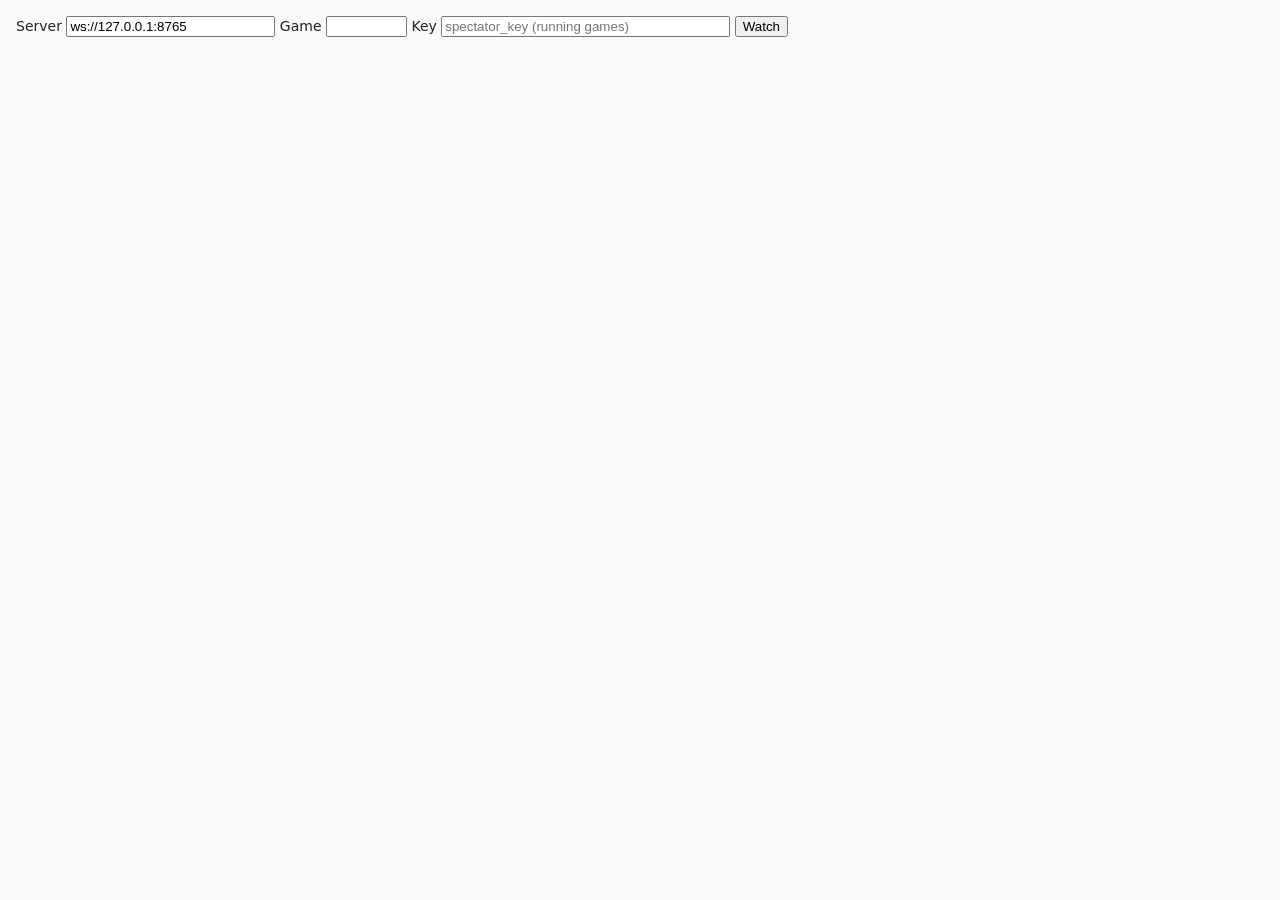
<file: examples/spectator.html>
<!doctype html>
<!-- A bare spectator for libaw-server: open this file in a browser, enter the server and game id.
     Draws the board as text (unit initials, colored by player); no art. docs/socket-api.md -->
<meta charset="utf-8">
<title>libaw spectator</title>
<style>
  body { font: 14px system-ui, sans-serif; margin: 16px; background: #fafafa; color: #222; }
  #board { border-collapse: collapse; margin-top: 12px; }
  #board td { width: 26px; height: 26px; text-align: center; font: 11px ui-monospace, monospace; border: 1px solid #ddd; }
  .p0 { color: #c0392b; font-weight: bold } .p1 { color: #2471a3; font-weight: bold }
  .p2 { color: #b7950b; font-weight: bold } .p3 { color: #1e8449; font-weight: bold }
  .prop { background: #eee } #log { margin-top: 12px; max-height: 240px; overflow: auto; font: 12px ui-monospace, monospace }
</style>
<label>Server <input id="url" value="ws://127.0.0.1:8765" size="24"></label>
<label>Game <input id="game" size="8"></label>
<label>Key <input id="key" size="34" placeholder="spectator_key (running games)"></label>
<button id="go">Watch</button>
<span id="status"></span>
<table id="board"></table>
<div id="log"></div>
<script>
const $ = (id) => document.getElementById(id);
$('go').onclick = () => {
  const ws = new WebSocket($('url').value);
  const game = $('game').value.trim();
  let order = [];
  const key = $('key').value.trim();
  ws.onopen = () => ws.send(JSON.stringify({ type: 'spectate', game, ...(key ? { key } : {}) }));
  ws.onmessage = ({ data }) => {
    const m = JSON.parse(data);
    if (m.type === 'joined') order = m.info.players.map((p) => p.id);
    if (m.type === 'state') draw(m.state, order);
    if (m.type === 'event') log(`day ${m.day}, player ${m.by}: ${m.label}`);
    if (m.type === 'game_over') log(`game over: ${m.reason}, winner team ${m.winner}`);
    if (m.type === 'error') log(`error: ${m.message}`);
    $('status').textContent = m.type === 'state' ? `day ${m.day}, player ${m.current} to move` : $('status').textContent;
  };
};
function log(line) { const d = document.createElement('div'); d.textContent = line; $('log').prepend(d); }
function draw(s, order) {
  const cls = (owner) => `p${Math.max(0, order.indexOf(owner))}`;
  const props = new Map(s.buildings.map(([x, y, b]) => [`${x},${y}`, b]));
  const units = new Map(Object.values(s.units).filter((u) => u.carried_by == null).map((u) => [`${u.x},${u.y}`, u]));
  const t = $('board'); t.replaceChildren();
  for (let y = 0; y < s.height; y++) {
    const tr = t.insertRow();
    for (let x = 0; x < s.width; x++) {
      const td = tr.insertCell(); const k = `${x},${y}`;
      const b = props.get(k), u = units.get(k);
      if (b) td.className = 'prop';
      if (u) { td.innerHTML = `<span class="${cls(u.owner)}">${u.kind.slice(0, 2)}</span>`; td.title = `${u.kind} ${Math.ceil(u.hp.hi / 10)} HP`; }
      else if (b && b.owner != null) { td.innerHTML = `<span class="${cls(b.owner)}">■</span>`; }
    }
  }
}
</script>
</file>
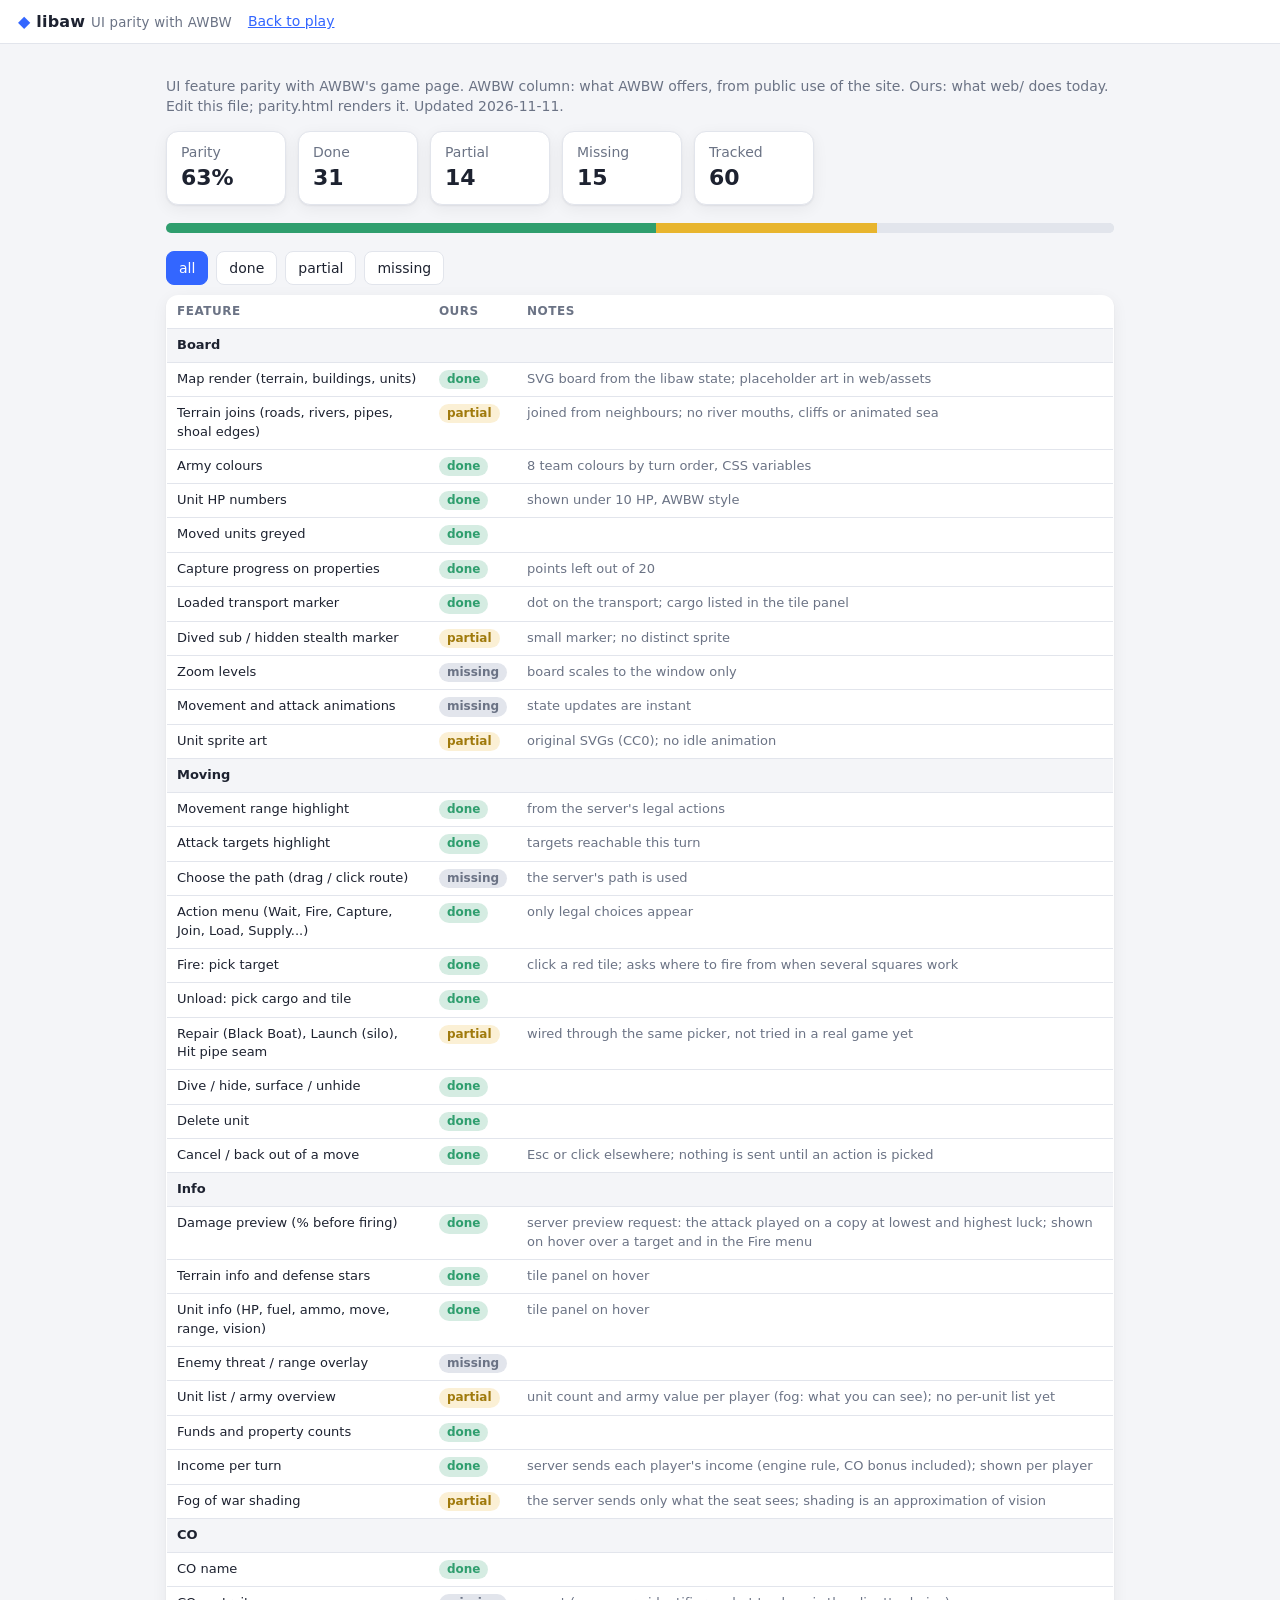
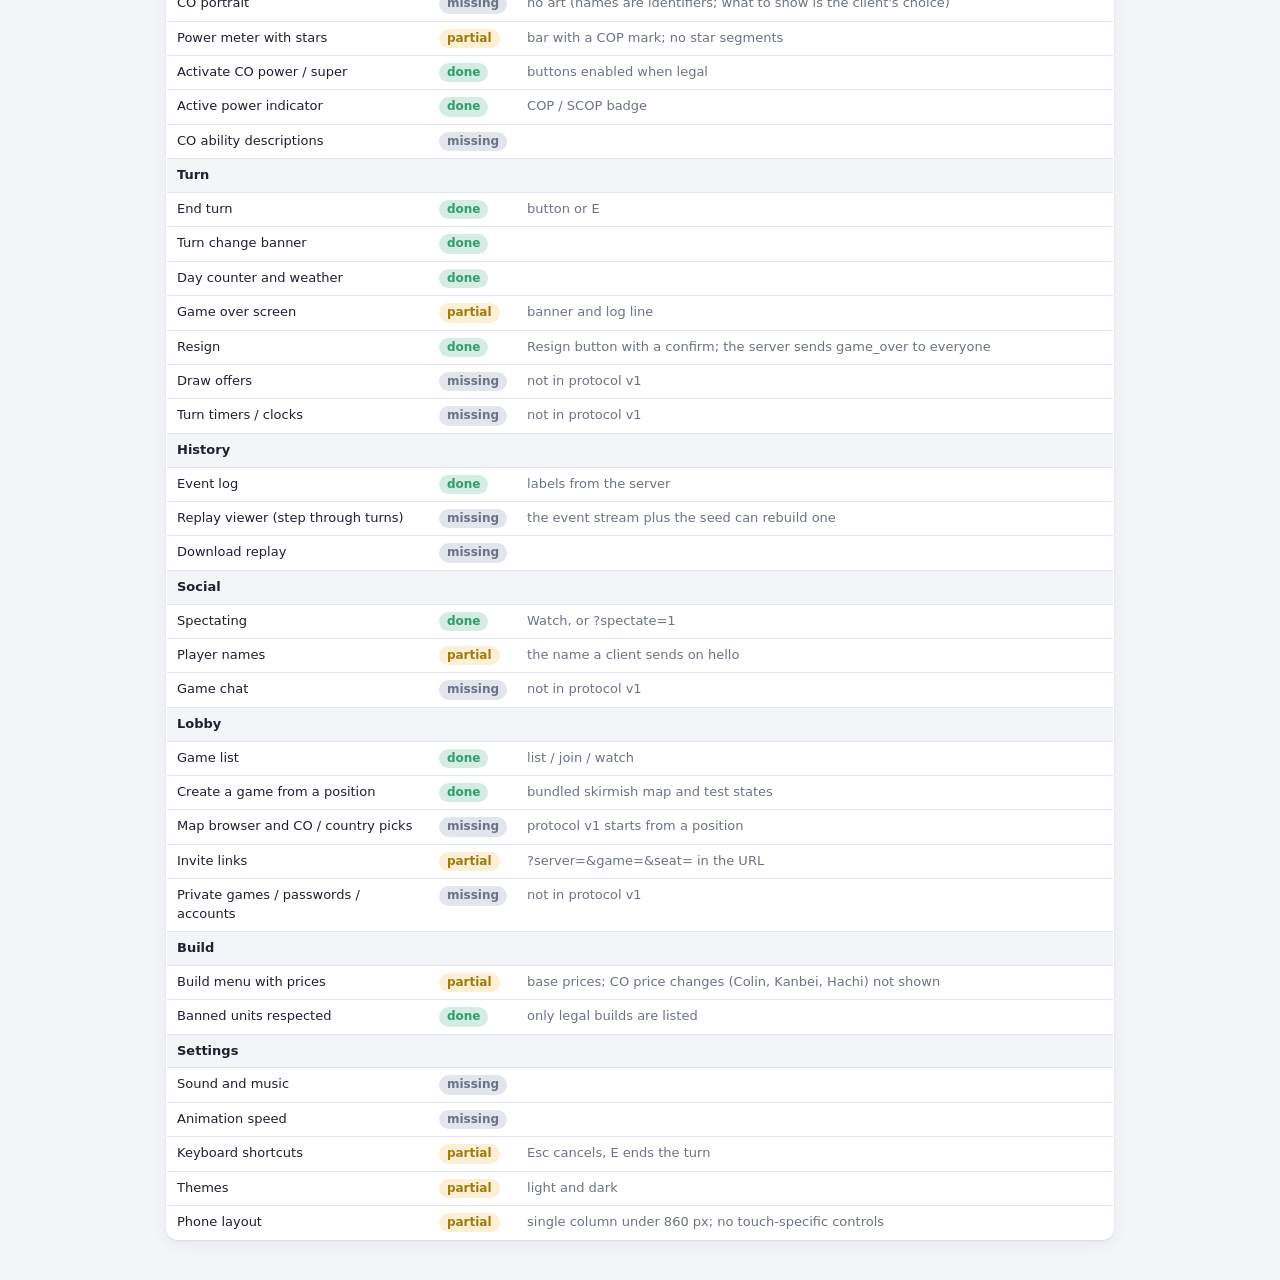
<file: web/parity.html>
<!doctype html>
<html lang="en">
<head>
  <meta charset="utf-8">
  <meta name="viewport" content="width=device-width, initial-scale=1">
  <title>libaw UI parity</title>
  <link rel="stylesheet" href="style.css">
  <style>
    .wrap { max-width: 980px; margin: 0 auto; padding: 18px 16px 40px; }
    .sum { display: flex; gap: 12px; flex-wrap: wrap; margin: 12px 0 18px; }
    .tile { background: var(--panel); border: 1px solid var(--line); border-radius: 12px; padding: 10px 14px; min-width: 120px; box-shadow: var(--shadow); }
    .tile b { display: block; font-size: 22px; }
    .bar { display: flex; height: 10px; border-radius: 5px; overflow: hidden; background: var(--line); margin: 6px 0 18px; }
    .bar i { display: block; }
    .s-done { background: var(--ok); } .s-partial { background: #e8b52e; } .s-missing { background: var(--line); }
    table { width: 100%; border-collapse: collapse; background: var(--panel); border: 1px solid var(--line); border-radius: 12px; overflow: hidden; box-shadow: var(--shadow); }
    th, td { text-align: left; padding: 7px 10px; border-bottom: 1px solid var(--line); vertical-align: top; font-size: 13px; }
    th { font-size: 12px; color: var(--muted); text-transform: uppercase; letter-spacing: .5px; }
    tr.area td { background: var(--bg); font-weight: 700; }
    .pill { display: inline-block; padding: 1px 8px; border-radius: 999px; font-size: 12px; font-weight: 600; }
    .pill.done { background: color-mix(in srgb, var(--ok) 20%, transparent); color: var(--ok); }
    .pill.partial { background: #e8b52e33; color: #a07a0c; }
    .pill.missing { background: var(--line); color: var(--muted); }
    .filters { display: flex; gap: 8px; margin-bottom: 10px; }
    .filters button.on { background: var(--accent); color: var(--accent-ink); border-color: var(--accent); }
  </style>
</head>
<body>
  <header class="top">
    <div class="brand"><span class="logo">◆</span> libaw <small>UI parity with AWBW</small></div>
    <div class="turninfo"><a href="index.html">Back to play</a></div>
  </header>
  <div class="wrap">
    <p class="muted" id="about"></p>
    <div class="sum" id="sum"></div>
    <div class="bar" id="bar"></div>
    <div class="filters" id="filters"></div>
    <table><thead><tr><th>Feature</th><th>Ours</th><th>Notes</th></tr></thead><tbody id="rows"></tbody></table>
  </div>
  <script type="module">
    const data = await fetch('parity.json').then((r) => r.json());
    const fs = data.features;
    const count = (s) => fs.filter((f) => f.ours === s).length;
    const score = (count('done') + count('partial') / 2) / fs.length;
    document.getElementById('about').textContent = `${data.about} Updated ${data.updated}.`;
    document.getElementById('sum').innerHTML = [
      ['Parity', `${Math.round(score * 100)}%`], ['Done', count('done')], ['Partial', count('partial')], ['Missing', count('missing')], ['Tracked', fs.length],
    ].map(([k, v]) => `<div class="tile"><span class="muted">${k}</span><b>${v}</b></div>`).join('');
    document.getElementById('bar').innerHTML = ['done', 'partial', 'missing']
      .map((s) => `<i class="s-${s}" style="width:${(100 * count(s)) / fs.length}%"></i>`).join('');
    let filter = 'all';
    const draw = () => {
      const tb = document.getElementById('rows');
      let area = null, html = '';
      for (const f of fs) {
        if (filter !== 'all' && f.ours !== filter) continue;
        if (f.area !== area) { area = f.area; html += `<tr class="area"><td colspan="3">${area}</td></tr>`; }
        html += `<tr><td>${f.feature}</td><td><span class="pill ${f.ours}">${f.ours}</span></td><td class="muted">${f.notes || ''}</td></tr>`;
      }
      tb.innerHTML = html;
      document.getElementById('filters').innerHTML = ['all', 'done', 'partial', 'missing']
        .map((s) => `<button data-f="${s}" class="${s === filter ? 'on' : ''}">${s}</button>`).join('');
      document.querySelectorAll('#filters button').forEach((b) => (b.onclick = () => { filter = b.dataset.f; draw(); }));
    };
    draw();
  </script>
</body>
</html>
</file>
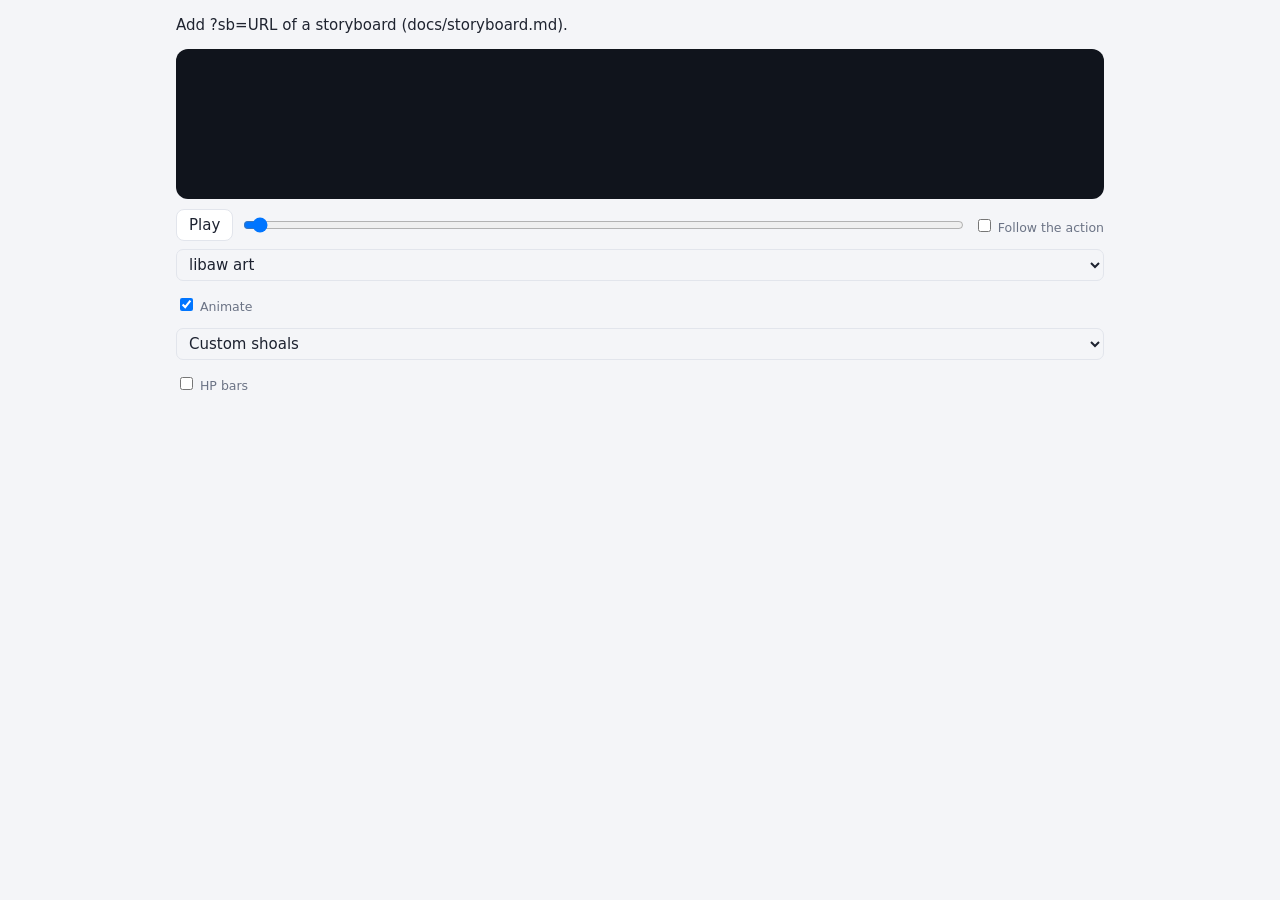
<file: web/replay.html>
<!doctype html>
<html lang="en">
<head>
<meta charset="utf-8">
<meta name="viewport" content="width=device-width, initial-scale=1">
<title>libaw replay</title>
<link rel="stylesheet" href="style.css">
<style>
  body { margin: 0; background: var(--bg); color: var(--ink); font: 15px system-ui, sans-serif; }
  .stage { max-width: 960px; margin: 16px auto; padding: 0 16px; }
  .screen { position: relative; overflow: hidden; border-radius: 12px; background: #10141c; }
  .screen svg { display: block; width: 100%; height: auto; touch-action: none; -webkit-user-select: none; user-select: none; -webkit-touch-callout: none; }
  .tip { position: absolute; pointer-events: none; transform: translate(-50%, calc(-100% - 4px)); background: rgba(16, 20, 28, .92);
    color: #f7f8fa; font: 600 12px system-ui, sans-serif; padding: 3px 8px; border-radius: 6px; white-space: nowrap; }
  .tip[hidden] { display: none; }
  .tip { display: flex; align-items: center; gap: .35em; }
  .screen .tip svg.ico { width: auto !important; height: auto !important; display: block; flex: none; image-rendering: pixelated; }
  .tip .dim { color: #9aa3b2; font-weight: 500; }
  .tip .stars { color: #f2c94c; letter-spacing: -1px; }
  .controls { display: flex; gap: 8px; align-items: center; margin: 10px 0; flex-wrap: wrap; }
  .controls input[type=range] { flex: 1; min-width: 120px; }
  .fx-hit { fill: #fff6b0; stroke: #ffb020; stroke-width: 3; }
  .fx-boom { fill: #ffb020; stroke: #e5603b; stroke-width: 4; }
  .fx-build { fill: none; stroke: #fff; stroke-width: 3; }
  .fx-shot { fill: #fff; stroke: #ffb020; stroke-width: 2; }
  .fx-flashw { fill: #fff; } .fx-ring { fill: none; stroke: #fff6b0; stroke-width: 4; }
  .fx-fire { fill: #ff8a1f; } .fx-core { fill: #fff3a0; } .fx-smoke { fill: #5a5550; }
  .fx-debris { fill: #2b2622; stroke: #ffb020; stroke-width: 1; }
  .fx-stem { fill: #e8701e; } .fx-cloud { fill: #ff9a2a; } .fx-cloud-cool { fill: #6d655d; }
  .fx-tracer { stroke: #ffe27a; stroke-width: 3; stroke-linecap: round; } .fx-puff { fill: #3d3a38; }
  .fx-billow { fill: #4a3d36; } .fx-crack { fill: none; stroke: #ff8a2a; stroke-width: 3; stroke-linecap: round; }
  .fx-area { fill: #fff3a0; }
  .fx-spark { stroke: #ffe27a; stroke-width: 2.5; stroke-linecap: round; }
  .hpbar { fill: #0b0d12; opacity: .85; } .hpseg.hi { fill: #6fdc8c; } .hpseg.mid { fill: #f2d23a; } .hpseg.lo { fill: #ff6a4a; } .hpseg.off { fill: #3a3f4a; }
  .fx-dmg { fill: #fff; stroke: #000; stroke-width: 3; paint-order: stroke; font: 900 18px system-ui, sans-serif; text-anchor: middle; }
  .fx-cap { fill: #fff; stroke: #000; stroke-width: 3; paint-order: stroke; font: 900 15px system-ui, sans-serif; text-anchor: middle; }
  .fx-cap.done { fill: #f2b53a; font-size: 13px; }
  .fx-power-bar { fill: #000; }
  .fx-power { fill: #f2b53a; font: 900 30px system-ui, sans-serif; text-anchor: middle; }
  body.capture .stage { margin: 0; padding: 0; max-width: none; } body.capture .controls, body.capture .meta { display: none; }
  body.capture .screen { border-radius: 0; }
</style>
</head>
<body>
<div id="sprites" hidden></div>
<div class="stage">
  <p class="meta" id="meta">Loading…</p>
  <div class="screen" id="screen"><svg id="board"></svg><div class="tip" id="tip" hidden></div></div>
  <div class="controls">
    <button id="btn-play">Play</button>
    <input id="scrub" type="range" min="0" max="1000" value="0">
    <label><input id="camera" type="checkbox"> Follow the action</label>
    <select id="art"><option value="libaw">libaw art</option><option value="awbw">AWBW art</option></select>
    <label><input id="anim" type="checkbox" checked> Animate</label>
    <select id="shoals"><option value="custom">Custom shoals</option><option value="classic">Classic shoals</option></select>
    <label><input id="hp" type="checkbox"> HP bars</label>
  </div>
</div>
<script type="module">
import { Replay, GHOST } from './js/replay.js';
import { awbwLook } from './js/look.js';
import { TILE } from './js/board.js';
import { key, displayHp, hpUnknown, unitsByTile, buildingsByTile, terrainAt } from './js/logic.js';
import { spriteId, AWBW_COUNTRIES } from './js/art.js';
import { segmentAt } from './js/story.js';

// ?sb=URL of a storyboard (awbw-replay --storyboard TURN.json), &art=libaw|awbw, &camera=1,
// &anim=0 (AWBW's still sprites), &shoals=custom|classic, &water=URL of a sea/shoal tile table
// (js/look.js; custom shoals need it), &hp=bars (segmented HP bars), &cap=numbers (capture points
// drawn on buildings; otherwise a capturing unit's C badge, with the count on hover),
// &pad=even (as much room below the board as above it, for tall sprites),
// &ghost=1 (act out each step first, as the player's cursor and menus would: docs/replay-viewer.md),
// &ghostpace=K (the ghost's segments K times as long: 0.5 twice as fast, 0 none),
// &face=sides (AWBW art: first seat faces right, second left, instead of each country's own way),
// &capture=1 (no controls; window.__replay.renderAt(t) for web/capture.mjs).
const q = new URLSearchParams(location.search);
const $ = (id) => document.getElementById(id);
if (q.get('capture')) document.body.classList.add('capture');
const TIPS = q.get('tip') !== '0';   // tip=0: no tile tip (the unit and terrain under the cursor or a tap)
if (!q.get('sb')) { $('meta').textContent = 'Add ?sb=URL of a storyboard (docs/storyboard.md).'; throw new Error('no storyboard'); }
let [units, terrain, tmap, sprites, sb] = await Promise.all([
  fetch('../data/units.json').then((r) => r.json()),
  fetch('../data/terrain.json').then((r) => r.json()),
  fetch('assets/terrain-map.json').then((r) => r.json()),
  fetch('assets/sprites.svg').then((r) => r.text()),
  fetch(q.get('sb')).then((r) => r.json()),
]);
$('sprites').innerHTML = sprites;
// ?armies=bm,os: draw each seat (in turn order) as that AWBW army instead of its own, as AWBW's
// own army override does for players who can't tell two armies' colours apart. Blank keeps one.
const armies = (q.get('armies') ?? '').split(',').map((c) => c.trim().toLowerCase());
const armed = (s) => !armies.some((c) => AWBW_COUNTRIES[c]) ? s : { ...s, countries: { ...s.countries,
  ...Object.fromEntries(s.start.players.map((p, i) => [p.id, armies[i]]).filter(([, c]) => AWBW_COUNTRIES[c])) } };
$('art').value = q.get('art') || 'libaw';
$('camera').checked = !!q.get('camera');
$('anim').checked = q.get('anim') !== '0';
$('shoals').value = q.get('shoals') === 'classic' ? 'classic' : 'custom';
$('hp').checked = q.get('hp') === 'bars';
const water = q.get('water') ? await fetch(q.get('water')).then((r) => r.json()).catch(() => null) : null;
const name = (id) => sb.names?.[id] ?? `Player ${id}`;

let rp, stop = null, ghostPace = q.has('ghostpace') ? Math.max(0, Number(q.get('ghostpace')) || 0) : 1;
async function setup(t0 = 0) {
  if (stop) stop();
  const hover = rp?.board.hoverTile ?? null;
  rp?.board.destroy();
  const art = $('art').value === 'awbw' ? awbwLook(armed(sb), { animate: $('anim').checked, shoals: $('shoals').value, water, sides: q.get('face') === 'sides' }) : null;
  rp = new Replay($('board'), sb, { data: { units, terrain, tmap }, art, camera: $('camera').checked, hpBars: $('hp').checked, capCounts: q.get('cap') === 'numbers', ghost: q.get('ghost') === '1', ghostPace, even: q.get('pad') === 'even', damageBox: q.get('damage') === '1' });
  if (rp.ghost) loadEngine().catch(() => null);
  // AWBW's top-row sprites stand above the board: learn their heights before the first frame,
  // so the board (and a capture's frame size) has room for them from the start.
  await rp.board.measureArt(rp.states);
  if (rp.ghost) {
    const when = { early: true };
    await Promise.race([ghostRanges(rp, when), new Promise((ok) => setTimeout(ok, 2500))]);
    when.early = false;   // from here on the timeline stays as it is
  }
  hookTip();
  if (hover) { rp.board.hoverTile = hover; rp.board.hoverKey = `${hover[0]},${hover[1]}`; }
  $('meta').textContent = `Day ${sb.day}, ${name(sb.player)}'s turn: ${sb.steps.length} steps, ${rp.duration.toFixed(1)} s`;
  renderAt(t0);
}
let lastT = 0, idleTimer = null;
function renderAt(t) {
  lastT = t; checkSelection();
  // The ghost's cursor hides a few seconds after the turn's last step is drawn (and comes back
  // with the next frame before the end: a turn that grew, a scrub).
  clearTimeout(idleTimer); rp.idle = false;
  if (rp.ghost && t >= rp.duration) idleTimer = setTimeout(() => { rp.idle = true; rp.renderAt(lastT); }, GHOST.idle * 1000);
  rp.renderAt(t); $('scrub').value = Math.round((1000 * t) / rp.duration); showTip();
}
// Hover (or tap) a tile for what the board doesn't spell out: where it is, a unit's HP, a capture's points left.
let tipAt = null;
function showTip() {
  const tip = $('tip'), st = rp?.board.state;
  const m = $('board').getScreenCTM(), box = $('screen').getBoundingClientRect();
  // Sized to the board as drawn: its icons a little under a tile, its text in step with them.
  const tilePx = m ? Math.hypot(m.a, m.b) * TILE : 32, ico = Math.round(Math.min(44, Math.max(16, tilePx * 0.8)));
  const nodes = TIPS && tipAt && st && !sel ? tipNodes(st, ...tipAt, ico) : null;   // not over a unit's ranges; none with tip=0
  tip.hidden = !nodes;
  if (!nodes) return;
  tip.style.fontSize = `${Math.round(Math.min(16, Math.max(11, ico * 0.5)))}px`;
  tip.replaceChildren(...nodes);
  if (!m) return;
  const pt = new DOMPoint((tipAt[0] + 0.5) * TILE, tipAt[1] * TILE).matrixTransform(m);
  const half = tip.offsetWidth / 2 + 2;   // kept inside the board at its edges
  tip.style.left = `${Math.min(Math.max(pt.x - box.left, half), Math.max(half, box.width - half))}px`;
  tip.style.top = `${Math.max(pt.y - box.top, tip.offsetHeight + 4)}px`;
}
// As on AWBW's hover, in pictures: the unit (and what a transport carries) and the tile under it
// (a big sprite like a Mega Tank's hides it) with its defence stars. The art's colours say whose
// they are. Drawn with the board's own art.
const SVGNS = 'http://www.w3.org/2000/svg';
function icon(vb, w, h) {
  const s = document.createElementNS(SVGNS, 'svg');
  s.setAttribute('viewBox', vb.join(' ')); s.setAttribute('width', w); s.setAttribute('height', h); s.setAttribute('class', 'ico');
  return s;
}
function unitIcon(u, px) {
  const s = icon([0, 0, TILE, TILE], px, px);
  const g = document.createElementNS(SVGNS, 'g');
  g.setAttribute('class', `unit p${Math.max(0, rp.order.indexOf(u.owner)) % 8}`);
  s.appendChild(g);
  if (!rp.board.art?.unit?.(u, g, { x: 0, y: 0, size: TILE, flip: false })) {
    const use = document.createElementNS(SVGNS, 'use');
    use.setAttribute('href', `#${spriteId(u.kind)}`); use.setAttribute('width', TILE); use.setAttribute('height', TILE);
    g.appendChild(use);
  }
  return s;
}
function tileIcon(st, x, y, px) {
  const id = terrainAt(st, x, y), d = rp.board.tmap[id] ?? {}, b = buildingsByTile(st).get(key(x, y));
  const owner = d.building ? (b?.owner ?? null) : null, box = { x: x * TILE, y: y * TILE, size: TILE };
  const art = rp.board.art;
  if (art?.tile) {
    // This tile alone, drawn afresh, with the height its sprite stands above it (mountains, HQs).
    const oh = art.overhang?.(id, d, owner, box) ?? 0;
    const s = icon([x * TILE, (y - oh) * TILE, TILE, (1 + oh) * TILE], px, px * (1 + oh));
    if (art.tile(id, d, owner, s, box)) return s;
  }
  // libaw's own art: every tile fits its square, so the board's drawing of it shows it alone.
  const s = icon([x * TILE, y * TILE, TILE, TILE], px, px);
  const use = document.createElementNS(SVGNS, 'use');
  use.setAttribute('href', '#board-terrain');
  s.appendChild(use);
  return s;
}
function tipNodes(st, x, y, ico = 22) {
  const u = unitsByTile(st).get(key(x, y)), b = buildingsByTile(st).get(key(x, y));
  const out = [];
  const text = (t, cls = '') => { const e = document.createElement('span'); e.textContent = t; if (cls) e.className = cls; return e; };
  if (u) {
    out.push(unitIcon(u, ico));
    // HP only with HP bars: otherwise the unit's own number already says it.
    if (rp?.board.hpBars) out.push(text(`${hpUnknown(u) ? '?' : displayHp(u)} HP`));
    const cargo = (u.cargo ?? []).map((id) => st.units[id]).filter(Boolean);
    if (cargo.length) {
      out.push(text('carrying', 'dim'));
      for (const c of cargo) {
        out.push(unitIcon(c, Math.round(ico * 0.8)));
        if (hpUnknown(c) || displayHp(c) < 10) out.push(text(hpUnknown(c) ? '?' : `${displayHp(c)}`));
      }
    }
  }
  out.push(tileIcon(st, x, y, ico));
  const def = rp.data.terrain[terrainAt(st, x, y)]?.defense ?? 0;
  if (def) out.push(text('★'.repeat(def), 'stars'));
  if (b && b.capture < 20) out.push(text(`capture ${b.capture}/20`));
  out.push(text(`${x},${y}`, 'dim'));
  return out;
}
// Press and hold a unit, as on AWBW: where it can move (blue) until you let go; hold the same
// unit again for every tile it could fire on (red), and so on, alternating. libaw's engine works it out (pkg/, loaded on the first
// press), with its CO's power if one was used this turn.
let engine = null, sel = null, lastHold = null, didHold = false;   // lastHold: {id, phase} of the previous hold
const loadEngine = () => (engine ??= import('./pkg/libaw_wasm.js').then(async (m) => { await m.default(); return m; }));
// What the ghost shows from the engine (ranges, menus, damage boxes): without pkg/ it plays all
// the same, showing less.
// Before the first frame (setup waits up to 2.5 s for the engine): the timeline may still change
// then (menus of Wait alone dropped). An engine that arrives later only fills in what's shown.
async function ghostRanges(r, when = { early: false }) {
  const m = await loadEngine().catch(() => null);
  if (!m || r !== rp) return;
  const early = when.early;
  r.ghostEngine(m, { relayout: early });
  if (!early) renderAt(lastT);
}
function stateNow() {
  const st = structuredClone(rp.board.state);
  const i = segmentAt(rp.tl, lastT)?.seg.step ?? sb.steps.length;
  for (const s of sb.steps.slice(0, i + 1))
    if (s.type === 'power') { const p = st.players.find((p) => p.id === s.player); if (p) p.power = s.super ? 'S' : 'Y'; }
  return st;
}
async function select(x, y) {
  const u = unitsByTile(rp.board.state).get(key(x, y));
  clearSelection();
  if (!u) return;
  const m = await loadEngine().catch(() => null);
  const r = m && JSON.parse(m.reach(JSON.stringify(stateNow()), u.id));
  if (!r || r.error) return;
  const keys = (ps) => new Set(ps.map(([px, py]) => key(px, py)));
  const attack = keys(r.attack);
  const phase = lastHold?.id === u.id && lastHold.phase === 0 && attack.size ? 1 : 0;
  lastHold = { id: u.id, phase };
  sel = { id: u.id, at: key(u.x, u.y), move: keys(r.moves), attack, phase };
  showMarks();
}
function showMarks() {
  rp.marks = !sel ? {} : sel.phase && sel.attack.size ? { attack: sel.attack } : { move: sel.move };
  renderAt(lastT);
}
function clearSelection() {
  if (!sel) return;
  const was = sel; sel = null; rp.marks = {};
  return was;
}
// The selected unit moved or went (the turn is playing): its ranges no longer hold.
function checkSelection() {
  if (!sel) return;
  const u = Object.values(rp.board.state?.units ?? {}).find((v) => v.id === sel.id);
  if (!u || key(u.x, u.y) !== sel.at) clearSelection();
}
// On a touch screen there's no hover to end the tip, so a tap toggles it: tap a tile for its tip,
// tap anywhere (or wait a few seconds) to close it. A long press (a unit's ranges) shows the tip
// where it was. The mouse events a phone makes up after a tap are ignored.
let touchTip = false, tipTimer = null;
function hideTip() { clearTimeout(tipTimer); if (tipAt) { tipAt = null; showTip(); } }
function hookTip() {
  rp.board.onHover = (t) => { if (touchTip) return; tipAt = t; showTip(); };
  rp.board.onTile = (x, y) => {
    if (touchTip) return;   // the press's release has already decided
    if (didHold) { didHold = false; tipAt = [x, y]; showTip(); return; }   // the click that ends a hold
    tipAt = tipAt && tipAt[0] === x && tipAt[1] === y ? null : [x, y]; showTip();
  };
}
await setup();
// Press and hold: ranges from the moment of the press, gone on release.
{
  const svg = $('board');
  let hold = null, pressed = false;
  let at = null, prev = null, downAt = 0;
  const release = () => {
    const was = pressed;
    pressed = false; clearTimeout(hold);
    if (touchTip && was && at) {
      // A short tap while the tip is up closes it; anything else shows it here.
      tipAt = prev && Date.now() - downAt < 400 ? null : at;
      clearTimeout(tipTimer);
      if (tipAt) tipTimer = setTimeout(() => { tipAt = null; showTip(); }, 5000);
    } else if (!touchTip && didHold && at) tipAt = at;   // the tip comes back where the hold was
    if (clearSelection()) renderAt(lastT); else showTip();
  };
  svg.addEventListener('pointermove', (e) => { if (e.pointerType === 'mouse') touchTip = false; });
  svg.addEventListener('pointerdown', (e) => {
    const t = rp.board.tileOf(e);
    if (!t || e.button > 0) return;
    loadEngine();
    touchTip = e.pointerType !== 'mouse';
    if (touchTip) { prev = tipAt; downAt = Date.now(); tipAt = null; showTip(); }   // out of the way of the ranges
    pressed = true; didHold = false; at = t; clearTimeout(hold);
    hold = setTimeout(() => (didHold = true, select(t[0], t[1]).then(() => { if (!pressed) release(); })), 0);
  });
  for (const ev of ['pointerup', 'pointercancel', 'pointerleave']) svg.addEventListener(ev, release);
  // A tap off the board (around it, in the page) closes the tip too.
  document.addEventListener('pointerdown', (e) => { if (e.pointerType !== 'mouse' && !svg.contains(e.target)) hideTip(); });
  svg.addEventListener('contextmenu', (e) => e.preventDefault());   // a long press on a phone
}
$('art').onchange = $('camera').onchange = $('anim').onchange = $('shoals').onchange = $('hp').onchange = setup;
$('scrub').oninput = () => { if (stop) { stop(); stop = null; $('btn-play').textContent = 'Play'; } renderAt((rp.duration * $('scrub').value) / 1000); };
$('btn-play').onclick = () => {
  if (stop) { stop(); stop = null; $('btn-play').textContent = 'Play'; return; }
  $('btn-play').textContent = 'Pause';
  stop = rp.play({ from: (rp.duration * $('scrub').value) / 1000, onEnd: () => { stop = null; $('btn-play').textContent = 'Play'; } });
};
// For a page that hosts this viewer and drives its clock: the timeline's segments
// ({t0, t1, step, phase}), the storyboard's steps, and the state before step i, so it can
// sync its own effects (sound, captions) to what is drawn.
// A still copy of the board laid over it while the new one is drawn underneath. A clone, so
// AWBW's hotlinked sprites stay drawn (an <img> of the SVG couldn't load them). It keeps its ids
// and goes before the board, so its references find its own definitions while the board redraws.
function snapshot() {
  const svg = $('board'), box = svg.getBoundingClientRect(), scr = $('screen').getBoundingClientRect();
  const c = svg.cloneNode(true);
  c.removeAttribute('id');
  Object.assign(c.style, { position: 'absolute', left: `${box.left - scr.left}px`, top: `${box.top - scr.top}px`,
    width: `${box.width}px`, height: `${box.height}px`, maxWidth: 'none', maxHeight: 'none', pointerEvents: 'none', transition: 'opacity .25s ease', zIndex: 1 });
  if (getComputedStyle($('screen')).position === 'static') $('screen').style.position = 'relative';
  $('screen').insertBefore(c, $('screen').firstChild);
  return c;
}
window.__replay = {
  get duration() { return rp.duration; }, renderAt, ready: true,
  hideTip: () => hideTip(),   // for the page around an iframe: a tap there closes the tip
  get segments() { return rp.tl.segs; }, get steps() { return sb.steps; }, get start() { return sb.start; },
  // The ghost's pace (1 as planned, 0.5 twice as fast, 0 no ghost) for a page that's behind: the
  // timeline is laid out again; returns the time in it that shows what t showed, drawn there.
  // Kept for later storyboards (update).
  ghostPace(pace, t = lastT) { ghostPace = Math.max(0, pace); const n = rp.setGhostPace(ghostPace, t); renderAt(n); return n; },
  player: () => sb.player, stateBefore: (i) => rp.states[i],
  // A longer storyboard of the same turn (a game followed live): swap it in, drawn at t, without
  // reloading the page. Steps already shown keep their times unless a shot grew.
  // fade (ms): the old frame fades out over the new one (the next turn, where acted units brighten).
  async update(next, t = lastT, { fade = 0 } = {}) {
    const old = fade ? snapshot() : null;
    sb = next; await setup(t);
    if (old) requestAnimationFrame(() => { old.style.opacity = '0'; setTimeout(() => old.remove(), fade + 50); });
  },
};
</script>
</body>
</html>
</file>
<file: web/style.css>
:root {
  --bg: #f4f5f8; --panel: #ffffff; --text: #1d2230; --muted: #6b7385; --line: #e2e5ec;
  --accent: #3366ff; --accent-ink: #fff; --danger: #e5484d; --ok: #2f9e6e;
  --ink: #1f2430;
  --move: rgba(51, 102, 255, .38); --attack: rgba(229, 72, 77, .45); --pick: rgba(255, 196, 0, .55);
  --shadow: 0 1px 2px rgba(20, 24, 40, .06), 0 4px 16px rgba(20, 24, 40, .06);
  color-scheme: light;
}
@media (prefers-color-scheme: dark) {
  :root:not([data-theme="light"]) {
    --bg: #12151c; --panel: #1b1f29; --text: #e8ebf2; --muted: #98a0b3; --line: #2b3140;
    --accent: #6d8dff; --shadow: 0 1px 2px rgba(0,0,0,.3), 0 4px 16px rgba(0,0,0,.25); color-scheme: dark;
  }
}
:root[data-theme="dark"] {
  --bg: #12151c; --panel: #1b1f29; --text: #e8ebf2; --muted: #98a0b3; --line: #2b3140;
  --accent: #6d8dff; --shadow: 0 1px 2px rgba(0,0,0,.3), 0 4px 16px rgba(0,0,0,.25); color-scheme: dark;
}

/* Army colours by turn order (sprites read --team / --team-dark / --team-light). */
.p0 { --team: #e5603b; --team-dark: #9a3416; --team-light: #ffc2ad; }
.p1 { --team: #3c7ee8; --team-dark: #1d4b9a; --team-light: #b8d3ff; }
.p2 { --team: #3fae5a; --team-dark: #1f6b33; --team-light: #bdeccb; }
.p3 { --team: #e8b52e; --team-dark: #96700c; --team-light: #ffe9a8; }
.p4 { --team: #8e5ad6; --team-dark: #55308f; --team-light: #dcc8ff; }
.p5 { --team: #d6487f; --team-dark: #8d2150; --team-light: #ffc6dc; }
.p6 { --team: #2fb3b3; --team-dark: #1a6f6f; --team-light: #b8f0f0; }
.p7 { --team: #8a6a4f; --team-dark: #4f3a28; --team-light: #e3cfbd; }
.pn { --team: #c9ccd3; --team-dark: #7c818d; --team-light: #eef0f3; }

* { box-sizing: border-box; }
body { margin: 0; background: var(--bg); color: var(--text); font: 14px/1.45 system-ui, -apple-system, "Segoe UI", sans-serif; }
code { font: 12.5px ui-monospace, SFMono-Regular, Menlo, monospace; background: var(--line); padding: 1px 5px; border-radius: 4px; }
a { color: var(--accent); }
.muted { color: var(--muted); }
.small { font-size: 12px; }

.top { display: flex; align-items: center; gap: 16px; padding: 10px 18px; background: var(--panel); border-bottom: 1px solid var(--line); position: sticky; top: 0; z-index: 5; }
.brand { font-weight: 700; font-size: 16px; letter-spacing: .2px; }
.brand small { font-weight: 500; color: var(--muted); }
.logo { color: var(--accent); }
.turninfo { flex: 1; color: var(--muted); }
.turninfo b { color: var(--text); }
.actions { display: flex; gap: 8px; }

button { font: inherit; border: 1px solid var(--line); background: var(--panel); color: var(--text); padding: 6px 12px; border-radius: 8px; cursor: pointer; }
button:hover:not(:disabled) { border-color: var(--accent); }
button:disabled { opacity: .45; cursor: default; }
button.primary { background: var(--accent); color: var(--accent-ink); border-color: var(--accent); }
button.ghost { background: transparent; }
button.icon { padding: 6px 9px; }
button.icon.small { padding: 0 6px; font-size: 12px; }
input, select { font: inherit; color: var(--text); background: var(--bg); border: 1px solid var(--line); border-radius: 7px; padding: 5px 8px; width: 100%; }
input[type=checkbox] { width: auto; }
input[type=number] { width: 64px; }
label { display: block; margin: 6px 0; color: var(--muted); font-size: 12.5px; }
label.inline { display: inline-flex; align-items: center; gap: 6px; margin-right: 10px; }
.row { display: flex; align-items: center; gap: 10px; flex-wrap: wrap; margin: 6px 0; }

.layout { display: grid; grid-template-columns: minmax(0, 1fr) 320px; gap: 16px; padding: 16px; align-items: start; }
@media (max-width: 860px) { .layout { grid-template-columns: 1fr; } }
.boardwrap { position: relative; background: var(--panel); border: 1px solid var(--line); border-radius: 14px; box-shadow: var(--shadow); padding: 12px; min-height: 320px; overflow: auto; }
/* The whole map fits the window: as wide as the column, no taller than the window under the bars
   (the viewBox keeps its shape and centres it), so no part of it is ever out of reach. */
.board { display: block; width: 100%; height: auto; max-height: calc(100vh - 150px); max-height: calc(100dvh - 150px); border-radius: 8px; user-select: none; }
.empty { padding: 40px 24px; text-align: center; color: var(--muted); }
.empty h2 { color: var(--text); margin: 0 0 8px; font-size: 20px; }

.side { display: flex; flex-direction: column; gap: 12px; }
.card { background: var(--panel); border: 1px solid var(--line); border-radius: 14px; box-shadow: var(--shadow); padding: 12px 14px; }
.card h3 { margin: 0 0 8px; font-size: 13px; text-transform: uppercase; letter-spacing: .6px; color: var(--muted); }
.card h4 { margin: 12px 0 6px; font-size: 13px; }
details summary { cursor: pointer; font-weight: 600; margin-bottom: 4px; }
.games { display: flex; flex-direction: column; gap: 6px; max-height: 220px; overflow: auto; }
.game { border: 1px solid var(--line); border-radius: 9px; padding: 7px 9px; font-size: 12.5px; }
.game .row { margin: 4px 0 0; }
.game button { padding: 3px 8px; font-size: 12px; }

.player { display: grid; grid-template-columns: 14px 1fr auto; gap: 4px 8px; align-items: center; padding: 7px 8px; border-radius: 9px; }
.player.current { background: color-mix(in srgb, var(--accent) 12%, transparent); }
.player .sw { width: 12px; height: 12px; border-radius: 4px; background: var(--team); box-shadow: inset 0 0 0 1px var(--team-dark); }
.player .nm { font-weight: 600; }
.player .funds { font-variant-numeric: tabular-nums; }
.player .meter { grid-column: 2 / 4; height: 6px; background: var(--line); border-radius: 3px; overflow: hidden; position: relative; }
.player .meter i { position: absolute; inset: 0 auto 0 0; background: var(--team); }
.player .meter b { position: absolute; top: -2px; bottom: -2px; width: 2px; background: var(--text); opacity: .5; }
.player .sub { grid-column: 2 / 4; font-size: 12px; color: var(--muted); }
.badge { display: inline-block; font-size: 11px; padding: 0 6px; border-radius: 6px; background: var(--line); color: var(--text); margin-left: 4px; }
.badge.on { background: #ffd25e; color: #3b2c00; }
.weather { margin: 6px 0 8px; font-size: 12.5px; }

.info .kv { display: grid; grid-template-columns: auto 1fr; gap: 2px 10px; }
.info .kv span:nth-child(odd) { color: var(--muted); }
.info .title { font-weight: 600; color: var(--text); margin-bottom: 4px; }

.log { margin: 0; padding: 0 0 0 18px; max-height: 260px; overflow: auto; font-size: 12.5px; }
.log li { margin: 2px 0; }
.log li.err { color: var(--danger); }
.log li.me { color: var(--accent); }
.foot { font-size: 12px; text-align: center; }
/* The page footer spans the whole width under the board and the side column. */
footer.foot { padding: 4px 16px 20px; margin: 0; }

/* Board layers */
.mark.move { fill: var(--move); }
.mark.attack { fill: var(--attack); }
.mark.pick { fill: var(--pick); }
.mark.path { fill: rgba(255,255,255,.35); }
/* The replay ghost's squares: an unload's landing tiles, a Black Boat's repairs, a Black Bomb's
   blast, a silo's. */
.mark.drop { fill: rgba(255, 226, 120, .5); stroke: rgba(255,255,255,.85); stroke-width: 2; }
.mark.repair { fill: rgba(70, 200, 110, .5); }
.mark.blast { fill: rgba(170, 70, 230, .42); }
.mark.silo { fill: rgba(255, 255, 255, .5); }
.unit.moved { filter: url(#libaw-moved); }   /* dimmed, but still its army's colour (board.js) */
.unit.selected use { filter: drop-shadow(0 0 3px #fff) drop-shadow(0 0 2px var(--accent)); }
.hpbg { fill: #1f2430; opacity: .85; }
.hp { fill: #fff; font: 700 12px system-ui, sans-serif; text-anchor: middle; }
.capbg { fill: #1f2430; opacity: .85; }
.cap { fill: #ffd25e; font: 700 9px system-ui, sans-serif; text-anchor: middle; }
.ubadge rect { fill: #f5a641; stroke: #1f2430; stroke-width: 1.5; }
.ubadge text { fill: #1f2430; font: 800 15px system-ui, sans-serif; text-anchor: middle; }
.cursor use { pointer-events: none; }

.menu { position: absolute; z-index: 4; background: var(--panel); border: 1px solid var(--line); border-radius: 10px; box-shadow: 0 8px 28px rgba(0,0,0,.18); padding: 5px; min-width: 150px; }
.menu button { display: flex; width: 100%; justify-content: space-between; gap: 14px; border: 0; border-radius: 7px; padding: 6px 10px; text-align: left; background: transparent; }
.menu button:hover:not(:disabled) { background: color-mix(in srgb, var(--accent) 14%, transparent); }
.menu .cost { color: var(--muted); font-variant-numeric: tabular-nums; }
.menu .hd { font-size: 11px; color: var(--muted); padding: 4px 10px 2px; text-transform: uppercase; letter-spacing: .5px; }
.banner { position: absolute; left: 50%; top: 18px; transform: translateX(-50%); background: var(--text); color: var(--bg); padding: 8px 16px; border-radius: 10px; font-weight: 600; box-shadow: var(--shadow); }
</file>
